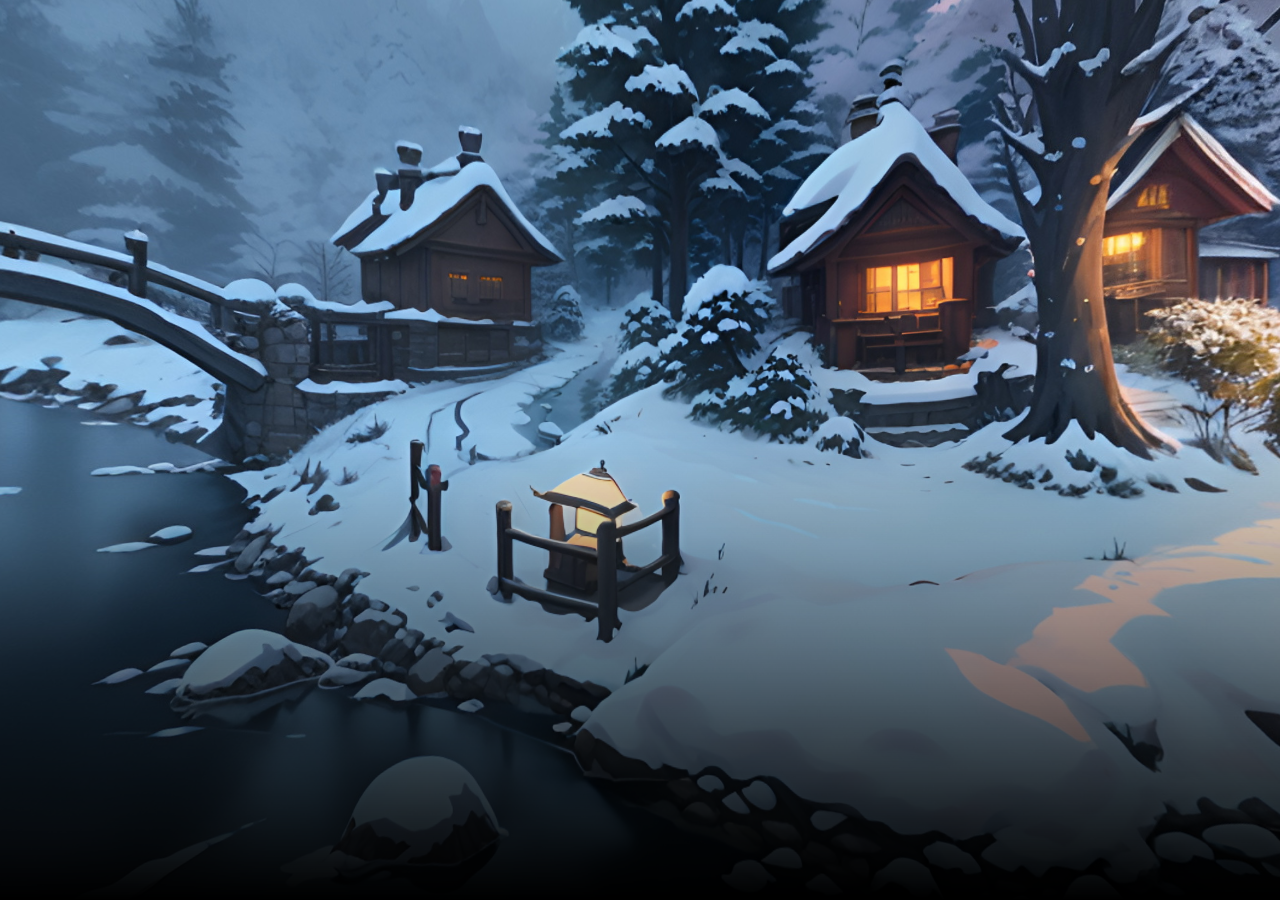
<file: pages/winter.html>
<!DOCTYPE html>
<html lang="en">
<head>
    <meta charset="UTF-8">
    <title>Document</title>
    <style>
        body { margin: 0; padding:0;}
        canvas { display: block;}
    </style>
    <link rel="stylesheet" href="./winter.css">
</head>
    <body>
        <div id="container"></div>
        <script type="module" src="winter.js"></script>
    </body>

</html>
</file>
<file: pages/winter.css>
.overlay {
    position: absolute;
    bottom: 1em;
    padding: 3em;
    font-family: "Bebas Neue";
    pointer-events: none;
    color: white;
  }
  .overlay h1 {
    font-size: 3rem;
    margin: 0;
  }
  .overlay p {
    font-family: "Poppins";
    font-size: 0.9rem;
    margin: 0;
    width: 50%;
  }
  
  #container::before {
    position: absolute;
    content: "";
    height: 100%;
    width: 100%;
    background: linear-gradient(0deg, rgb(0, 0, 0) 0%, rgba(255, 255, 255, 0) 52%);
    z-index: 0;
    pointer-events: none;
  }
  
  .inner {
    position: relative;
    z-index: 10;
    pointer-events: none;
  }/*# sourceMappingURL=main.css.map */
</file>
